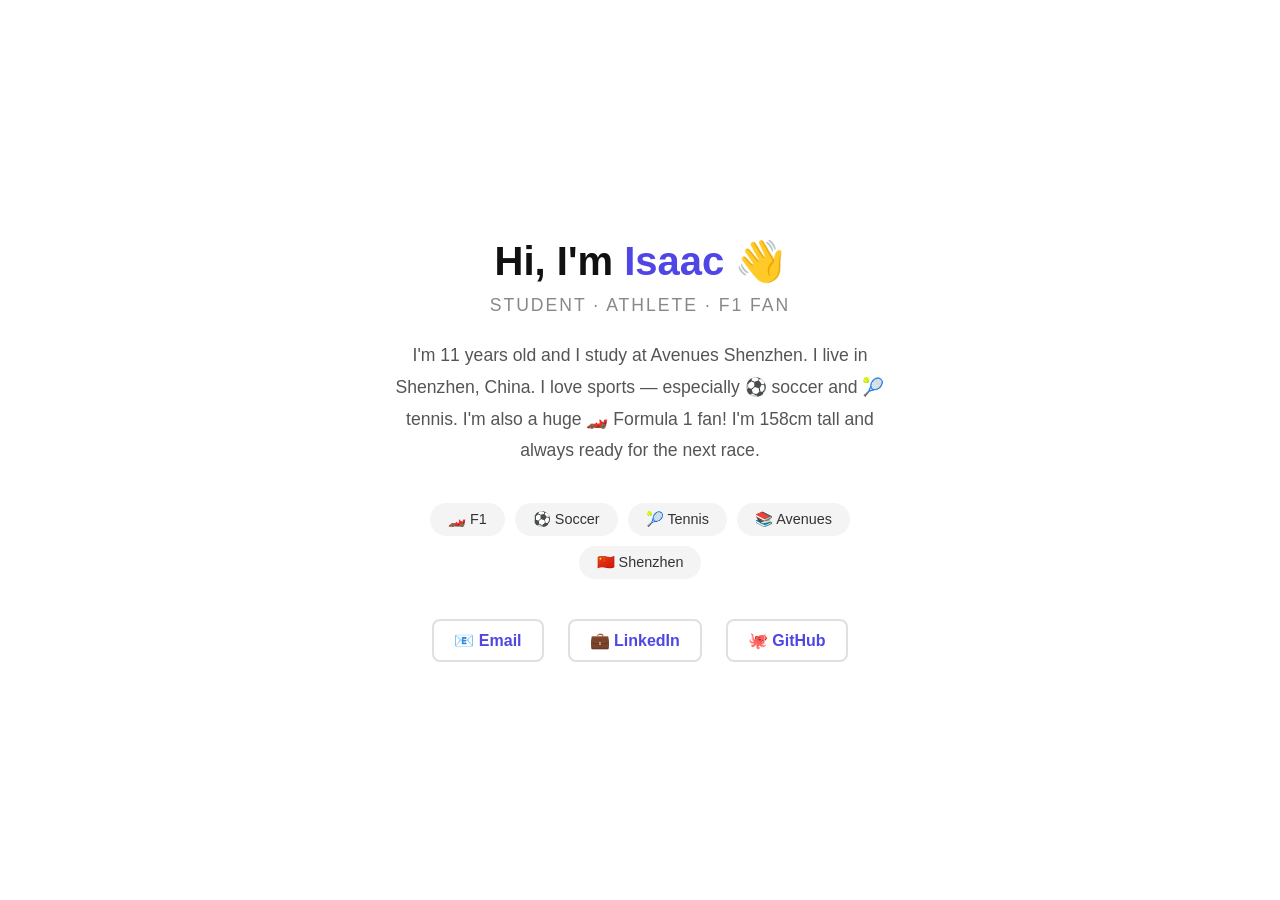
<file: index.html>
<!DOCTYPE html>
<html lang="en">
<head>
  <meta charset="UTF-8">
  <meta name="viewport" content="width=device-width, initial-scale=1.0">
  <title>About Me - Isaac</title>
  <link rel="stylesheet" href="style.css">
</head>
<body>
  <div class="container">
    <h1>Hi, I'm <span>Isaac</span> 👋</h1>
    <p class="tagline">Student · Athlete · F1 Fan</p>
    <p class="bio">
      I'm 11 years old and I study at Avenues Shenzhen. I live in Shenzhen, China.
      I love sports — especially ⚽ soccer and 🎾 tennis. I'm also a huge 🏎️ Formula 1 fan!
      I'm 158cm tall and always ready for the next race.
    </p>
    <div class="skills">
      <span>🏎️ F1</span><span>⚽ Soccer</span><span>🎾 Tennis</span><span>📚 Avenues</span><span>🇨🇳 Shenzhen</span>
    </div>
    <div class="links">
      <a href="#">📧 Email</a>
      <a href="#">💼 LinkedIn</a>
      <a href="#">🐙 GitHub</a>
    </div>
  </div>
</body>
</html>
</file>
<file: style.css>
* {
  margin: 0;
  padding: 0;
  box-sizing: border-box;
}

body {
  background: #fff;
  font-family: -apple-system, BlinkMacSystemFont, 'Segoe UI', Roboto, sans-serif;
  display: flex;
  justify-content: center;
  align-items: center;
  min-height: 100vh;
  color: #222;
}

.container {
  text-align: center;
  max-width: 600px;
  padding: 60px 40px;
}

.avatar {
  width: 150px;
  height: 150px;
  border-radius: 50%;
  object-fit: cover;
  border: 4px solid #e0e0e0;
  margin-bottom: 30px;
}

h1 {
  font-size: 2.5rem;
  font-weight: 700;
  margin-bottom: 10px;
  color: #111;
}

h1 span {
  color: #4f46e5;
}

.tagline {
  font-size: 1.1rem;
  color: #888;
  margin-bottom: 24px;
  letter-spacing: 2px;
  text-transform: uppercase;
}

.bio {
  font-size: 1.1rem;
  line-height: 1.8;
  color: #555;
  margin-bottom: 36px;
}

.skills {
  display: flex;
  flex-wrap: wrap;
  justify-content: center;
  gap: 10px;
  margin-bottom: 40px;
}

.skills span {
  background: #f4f4f5;
  color: #333;
  padding: 8px 18px;
  border-radius: 20px;
  font-size: 0.9rem;
  font-weight: 500;
}

.links {
  display: flex;
  justify-content: center;
  gap: 24px;
  flex-wrap: wrap;
}

.links a {
  text-decoration: none;
  color: #4f46e5;
  font-weight: 600;
  font-size: 1rem;
  padding: 10px 20px;
  border: 2px solid #e0e0e0;
  border-radius: 8px;
  transition: all 0.2s;
}

.links a:hover {
  background: #4f46e5;
  color: #fff;
  border-color: #4f46e5;
}
</file>
